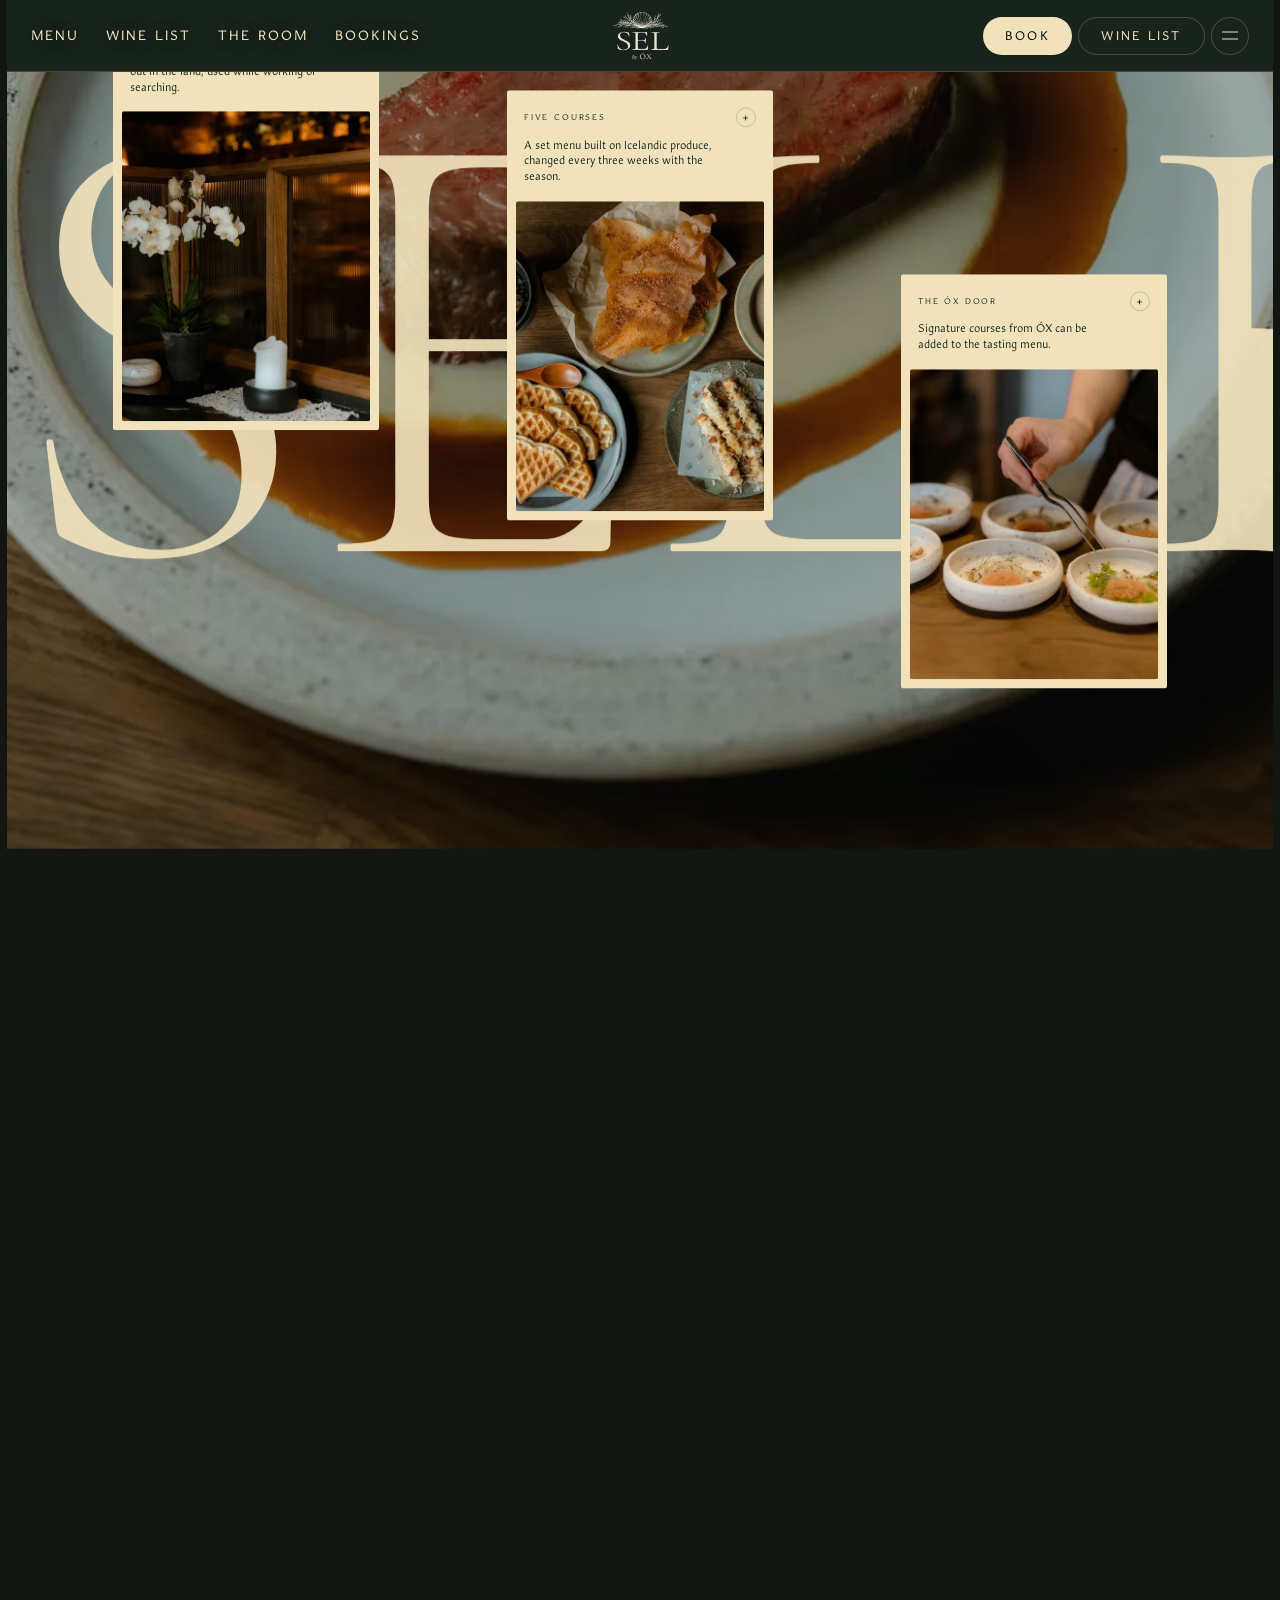
<file: index.html>
<!doctype html>
<html lang="en">
<head>
<meta charset="utf-8">
<meta name="viewport" content="width=device-width, initial-scale=1, viewport-fit=cover">
<title>SEL by ÓX · Laugavegur 55, Reykjavík</title>
<meta name="description" content="SEL by ÓX: a five-course seasonal tasting menu from the team behind Michelin-starred ÓX. Laugavegur 55, Reykjavík. Wednesday to Saturday from 17:30.">
<meta name="robots" content="noindex, nofollow">
<meta name="theme-color" content="#17231B">
<meta name="color-scheme" content="dark">
<link rel="icon" href="favicon-32.png" type="image/png" sizes="32x32">
<link rel="icon" href="assets/sel-mark-light.svg" type="image/svg+xml">
<link rel="apple-touch-icon" href="apple-touch-icon.png">
<link rel="preload" href="assets/fonts/cormorant-garamond-light.woff2" as="font" type="font/woff2" crossorigin>
<link rel="preload" href="assets/fonts/amarna-regular.woff2" as="font" type="font/woff2" crossorigin>
<link rel="preload" as="image" href="assets/img/cr-9-1920.webp">
<script>
/* focus-guard (from _tools/focus-guard): a tapped menu opens with nothing ringed */
(function(){var h=document.documentElement;function p(){h.setAttribute('data-input','pointer')}function k(e){if(e.key==='Tab'||e.key==='Enter'||e.key===' '||e.key.indexOf('Arrow')===0||e.key==='Escape')h.setAttribute('data-input','keyboard')}addEventListener('pointerdown',p,true);addEventListener('mousedown',p,true);addEventListener('touchstart',p,{capture:true,passive:true});addEventListener('keydown',k,true);if(!matchMedia('(prefers-reduced-motion: reduce)').matches)h.classList.add('motion')})();
</script>
<link rel="stylesheet" href="assets/focus-guard.css">
<link rel="stylesheet" href="assets/sel.css?v=59987d64">
<script type="application/ld+json">
{"@context":"https://schema.org","@type":"Restaurant","name":"SEL by ÓX","url":"https://selrestaurant.is/","image":"https://selrestaurant.is/wp-content/uploads/2026/06/Chris-Ray-Photos-9.avif","telephone":"+3547790333","email":"sel@ox.restaurant","servesCuisine":["Icelandic","Modern European"],"address":{"@type":"PostalAddress","streetAddress":"Laugavegur 55","postalCode":"101","addressLocality":"Reykjavík","addressCountry":"IS"},"openingHoursSpecification":[{"@type":"OpeningHoursSpecification","dayOfWeek":["Wednesday","Thursday","Friday","Saturday"],"opens":"17:30","closes":"22:00"}],"acceptsReservations":"https://www.dineout.is/is/selbyox?isolation=true"}
</script>
</head>
<body>
<a class="skip" href="#main">Skip to content</a>
<div class="loader" aria-hidden="true">
  <img class="loader__logo" src="assets/sel-mark-light.svg" width="559" height="471" alt="">
  <span class="loader__bar"><i></i></span>
</div>

<header class="hd" id="header">
  <nav class="hd__left" aria-label="Quick links">
    <a href="#menu">Menu</a>
    <a href="assets/Sel-Wine-Menu-oct-2026.pdf" target="_blank" rel="noopener">Wine list</a>
    <a href="#room">The room</a>
    <a href="#book">Bookings</a>
  </nav>
  <a class="hd__logo" href="#top" aria-label="SEL by ÓX, back to top"><img src="assets/sel-mark-light.svg" alt="" width="559" height="471"></a>
  <div class="hd__right">
    <a class="pill pill--fill" href="#book">Book</a>
    <a class="pill pill--line hd__wine" href="assets/Sel-Wine-Menu-oct-2026.pdf" target="_blank" rel="noopener">Wine list</a>
    <button class="round" id="menu-btn" type="button" aria-expanded="false" aria-controls="nav" aria-label="Open menu"><span></span><span></span></button>
  </div>
</header>

<div class="nav" id="nav" tabindex="-1" role="dialog" aria-modal="true" aria-label="Menu" inert>
  <div class="nav__inner">
    <ol class="nav__list">
      <li><a href="#presentation"><i>I</i>Presentation</a></li>
      <li><a href="#kitchen"><i>II</i>Our kitchen</a></li>
      <li><a href="#room"><i>III</i>The room</a></li>
      <li><a href="#chef"><i>IV</i>Artistic director</a></li>
      <li><a href="#menu"><i>V</i>Tasting menu</a></li>
      <li><a href="#book"><i>VI</i>Bookings</a></li>
    </ol>
    <div class="nav__side">
      <img src="assets/img/cr-29-960.webp" width="960" height="640" alt="" loading="lazy">
      <p>Laugavegur 55, 101 Reykjavík<br>Wednesday to Saturday, 17:30 to 22:00</p>
      <a class="nav__phone" href="tel:+3547790333">+354 779 0333</a>
    </div>
  </div>
</div>

<div id="smooth-wrapper"><div id="smooth-content">
<main id="main">

<!-- 0 · intro -->
<section class="banner" id="top">
  <div class="banner__slider" data-fade-slider data-ms="1650" data-delay="5000">
    <div class="banner__slide is-on"><div class="banner__bg" data-parallax-top data-translate-y="20rem"><img src="assets/img/cr-9-1920.webp" width="1920" height="1280" alt="The counter at SEL in the evening, the kitchen pass behind it" fetchpriority="high"></div></div>
    <div class="banner__slide"><div class="banner__bg" data-parallax-top data-translate-y="20rem"><img src="assets/img/cr-29-1920.webp" width="1920" height="1280" alt="The dining room with forest tapestry walls and candlelit tables"></div></div>
    <div class="banner__slide"><div class="banner__bg" data-parallax-top data-translate-y="20rem"><img src="assets/img/cr-14-1920.webp" width="1920" height="1280" alt="The bar counter facing the open kitchen"></div></div>
  </div>
  <div class="banner__card" data-fade-slider data-ms="1650" data-delay="5000" aria-hidden="true">
    <div class="banner__slide is-on"><img src="assets/img/cr-32-960.webp" width="960" height="640" alt=""></div>
    <div class="banner__slide"><img src="assets/img/cr-23-960.webp" width="960" height="640" alt=""></div>
    <div class="banner__slide"><img src="assets/img/cr-3-960.webp" width="960" height="640" alt=""></div>
  </div>
  <h1 class="banner__title display fs-188" data-parallax-top data-translate-y="-15rem"><span class="letters">Five seasonal</span> <span class="letters">courses</span></h1>
</section>

<!-- I · presentation -->
<section class="pres" id="presentation">
  <p class="label" data-aos><i>I</i>Presentation</p>
  <p class="pres__text" data-aos="fadeIn">SEL by ÓX is a modern restaurant built on seasonal ingredients, simplicity and quality craftsmanship. Operated by the team behind the Michelin-starred restaurant ÓX, it offers a five-course tasting menu that changes every three weeks, in harmony with the seasons and the finest Icelandic produce. The cooking rests on Icelandic ingredients, French culinary technique and subtle Asian influences, served in a warm and relaxed room.</p>
</section>

<!-- horizontal-scroll · evenings -->
<section class="hscroll" id="evenings">
  <div class="hscroll__bg" data-parallax data-translate-y="-30rem" data-scale="1.1"><img src="assets/img/cr-24-1920.webp" width="1920" height="1280" alt="" loading="lazy"></div>
  <h2 class="hscroll__title display fs-116 split" data-aos>Evenings on Laugavegur</h2>
  <div class="marquee-trigger" aria-hidden="true"><div class="marquee" data-marquee-speed="1"><span class="marquee-item display fs-866">Sel by ÓX&nbsp;</span></div></div>
  <div class="hscroll__pin">
    <ul class="cards">
      <li class="card" data-parallax data-translate-y="-20rem">
        <div class="card__top"><p>The name</p><span class="card__icon" aria-hidden="true">+</span></div>
        <p class="card__text">Sel is an old word for a hut: a shelter out in the land, used while working or searching.</p>
        <img src="assets/img/cr-11-960.webp" width="960" height="640" alt="An orchid and a candle by the fluted glass screen" loading="lazy">
      </li>
      <li class="card card--mid" data-parallax data-translate-y="-40rem">
        <div class="card__top"><p>Five courses</p><span class="card__icon" aria-hidden="true">+</span></div>
        <p class="card__text">A set menu built on Icelandic produce, changed every three weeks with the season.</p>
        <img src="assets/img/cr-22-960.webp" width="960" height="640" alt="Snacks on the counter: potato cracker, trout mousse with waffles, chicken wing" loading="lazy">
      </li>
      <li class="card card--low" data-parallax data-translate-y="-60rem">
        <div class="card__top"><p>The ÓX door</p><span class="card__icon" aria-hidden="true">+</span></div>
        <p class="card__text">Signature courses from ÓX can be added to the tasting menu.</p>
        <img src="assets/img/cr-40-960.webp" width="960" height="640" alt="A cook placing herbs on a row of bowls" loading="lazy">
      </li>
    </ul>
  </div>
</section>

<!-- II · kitchen -->
<section class="kitchen" id="kitchen">
  <div class="vmarquee vmarquee--left" aria-hidden="true">
    <div class="vmarquee__track">
      <div class="tile tile--img"><img src="assets/img/cr-7-960.webp" alt="" loading="lazy"></div><div class="tile"><span>Cod</span></div>
      <div class="tile tile--img"><img src="assets/img/cr-34-960.webp" alt="" loading="lazy"></div><div class="tile"><span>Dulse</span></div>
      <div class="tile tile--img"><img src="assets/img/cr-3-960.webp" alt="" loading="lazy"></div><div class="tile"><span>Rutabaga</span></div>
      <div class="tile tile--img"><img src="assets/img/cr-7-960.webp" alt="" loading="lazy"></div><div class="tile"><span>Cod</span></div>
      <div class="tile tile--img"><img src="assets/img/cr-34-960.webp" alt="" loading="lazy"></div><div class="tile"><span>Dulse</span></div>
      <div class="tile tile--img"><img src="assets/img/cr-3-960.webp" alt="" loading="lazy"></div><div class="tile"><span>Rutabaga</span></div>
    </div>
  </div>
  <div class="kitchen__center">
    <p class="label" data-aos><i>II</i>Our kitchen</p>
    <h2 class="display fs-116 split" data-aos>Icelandic produce, French technique.</h2>
    <div class="kitchen__img" data-parallax data-translate-y="15rem"><img src="assets/img/cr-23-1920.webp" width="1920" height="1280" alt="A plated course in a stoneware bowl with a foamed sauce" loading="lazy"></div>
    <p class="kitchen__text" data-aos="fadeIn">The cooking is based on Icelandic ingredients, French culinary techniques and subtle Asian influences. Lamb, cod and skyr meet kombu, miso and dashi, on plates made for SEL by a ceramicist.</p>
    <div class="pills" data-aos="fadeIn">
      <a class="pill pill--fill" href="assets/Sel-Wine-Menu-oct-2026.pdf" target="_blank" rel="noopener">Wine list</a>
      <a class="pill pill--fill" href="#menu">Tasting menu</a>
    </div>
  </div>
  <div class="vmarquee vmarquee--right" aria-hidden="true">
    <div class="vmarquee__track">
      <div class="tile"><span>Lamb</span></div><div class="tile tile--img"><img src="assets/img/cr-24-960.webp" alt="" loading="lazy"></div>
      <div class="tile"><span>Skyr</span></div><div class="tile tile--img"><img src="assets/img/cr-32-960.webp" alt="" loading="lazy"></div>
      <div class="tile"><span>Rhubarb</span></div><div class="tile tile--img"><img src="assets/img/cr-22-960.webp" alt="" loading="lazy"></div>
      <div class="tile"><span>Lamb</span></div><div class="tile tile--img"><img src="assets/img/cr-24-960.webp" alt="" loading="lazy"></div>
      <div class="tile"><span>Skyr</span></div><div class="tile tile--img"><img src="assets/img/cr-32-960.webp" alt="" loading="lazy"></div>
      <div class="tile"><span>Rhubarb</span></div><div class="tile tile--img"><img src="assets/img/cr-22-960.webp" alt="" loading="lazy"></div>
    </div>
  </div>
</section>

<!-- III · the room -->
<section class="room" id="room">
  <div class="room__head">
    <div class="room__small" data-parallax data-translate-y="-10rem"><img src="assets/img/cr-38-1-960.webp" width="960" height="640" alt="The back bar under hanging plants" loading="lazy"></div>
    <div>
      <p class="label" data-aos><i>III</i>The room</p>
      <h2 class="display fs-74 split" data-aos>A warm room under antique lights from Holland.</h2>
    </div>
  </div>
  <div class="room__pair">
    <div class="room__a" data-parallax data-translate-y="-15rem"><img src="assets/img/cr-33-960.webp" width="960" height="640" alt="Glass-fronted oak wine cabinets beside the tables" loading="lazy"></div>
    <div class="room__b" data-parallax data-translate-y="8rem"><img src="assets/img/cr-29-1920.webp" width="1920" height="1280" alt="The dining room with tapestry walls, candles and the long counter" loading="lazy"></div>
  </div>
  <div class="room__foot">
    <a class="pill pill--dark" href="#book">Book a table</a>
    <p data-aos="fadeIn">On Laugavegur 55: a long oak counter facing the kitchen, tables under the tapestry walls and a wall of glass-fronted wine cabinets. The relaxed little sister of ÓX, open Wednesday to Saturday.</p>
  </div>
</section>

<!-- IV · artistic director -->
<section class="chef" id="chef">
  <div class="chef__photo"><div data-parallax data-translate-y="-15rem" data-scale="1.1"><img src="assets/img/cr-38-1920.webp" width="1920" height="1280" alt="Two cooks plating at the counter in the evening" loading="lazy"></div></div>
  <div class="chef__panel">
    <p class="label" data-aos><i>IV</i>Artistic director</p>
    <h2 class="display fs-116 split" data-aos>Þráinn Freyr Vigfússon</h2>
    <div class="chef__card">
      <span class="card__icon" aria-hidden="true">+</span>
      <p>The Michelin-starred chef behind ÓX and Sumac. He calls himself the artistic director of SEL and credits its head chefs, cooks and waiters with the evenings.</p>
      <img src="assets/img/cr-40-960.webp" width="960" height="640" alt="" loading="lazy">
    </div>
  </div>
</section>

<!-- V · tasting menu -->
<section class="menu" id="menu">
  <div class="menu__head">
    <p class="label" data-aos><i>V</i>Tasting menu</p>
    <h2 class="display fs-116 split" data-aos>Five courses, changed every three weeks.</h2>
  </div>
  <div class="container-parent">
    <div class="container-sticky">
      <div class="gallery-wrapper">
        <div class="gallery-item g1"><img src="assets/img/cr-22-1920.webp" alt="" loading="lazy"></div>
        <div class="gallery-item g2"><img src="assets/img/cr-32-1920.webp" alt="" loading="lazy"></div>
        <div class="gallery-item g3"><img src="assets/img/cr-7-1920.webp" alt="" loading="lazy"></div>
        <div class="gallery-item g4"><img src="assets/img/cr-24-1920.webp" alt="" loading="lazy"></div>
        <div class="gallery-item g5"><img src="assets/img/cr-23-1920.webp" alt="" loading="lazy"></div>
      </div>
      <div class="container-carta">
        <div class="inner-content">
          <img class="carta__mark" src="assets/sel-mark-light.svg" alt="" width="559" height="471">
          <p class="carta__k">Snacks <b>2.500 kr. each</b></p>
          <p class="carta__snacks">Potato cracker, dashi, rapeseed<br>Trout mousse, kombu, waffles<br>Chicken wing, miso, rhubarb</p>
          <ol class="carta__list">
            <li class="ox"><i>ÓX</i>Rossini caviar, scallop, dulse <b>4.500</b></li>
            <li><i>1</i>Egg, mushroom, parmesan</li>
            <li class="ox"><i>ÓX</i>Rutabaga, skyr, sourdough <b>3.500</b></li>
            <li><i>2</i>Cod, orange, ginger</li>
            <li><i>3</i>Bread, butter, pine</li>
            <li><i>4</i>Lamb, celeriac, grapes</li>
            <li><i>5</i>Chocolate, tonka bean, chantilly</li>
          </ol>
          <p class="carta__price">Five courses <b>15.900 kr.</b></p>
          <p class="carta__note">Sample menu. ÓX courses are optional ÓX signatures. We cannot accommodate vegan or lactose-free diets.</p>
          <div class="pills">
            <a class="pill pill--fill" href="assets/Sel-Wine-Menu-oct-2026.pdf" target="_blank" rel="noopener">Wine list</a>
            <a class="pill pill--fill" href="#book">Book a table</a>
          </div>
        </div>
      </div>
    </div>
  </div>
</section>

<!-- VI · bookings -->
<section class="book" id="book">
  <p class="label" data-aos><i>VI</i>Bookings</p>
  <h2 class="display fs-116 split" data-aos>Book your table at SEL</h2>
  <div class="book__grid">
    <form class="bookw" action="https://www.dineout.is/is/selbyox" method="get" target="_blank" rel="noopener" novalidate>
      <img class="bookw__mark" src="assets/sel-mark-light.svg" width="559" height="471" alt="">
      <p class="bookw__k">Reserve a table</p>
      <label class="bookw__row"><span>Guests</span>
        <select name="g">
          <option value="1">1 guest</option><option value="2" selected>2 guests</option><option value="3">3 guests</option><option value="4">4 guests</option><option value="5">5 guests</option><option value="6">6 guests</option><option value="7">7 guests</option><option value="8">8 guests</option>
        </select></label>
      <label class="bookw__row"><span>Date</span><input type="date" name="date" required></label>
      <label class="bookw__row"><span>Time</span>
        <select name="time">
          <option>17:30</option><option>18:00</option><option>18:30</option><option selected>19:00</option><option>19:30</option><option>20:00</option><option>20:30</option><option>21:00</option>
        </select></label>
      <p class="bookw__note" aria-live="polite">Open Wednesday to Saturday, 17:30 to 22:00.</p>
      <input type="hidden" name="type" value="bookings"><input type="hidden" name="isolation" value="true">
      <button class="pill pill--fill bookw__go" type="submit">Find a table</button>
      <p class="bookw__by">Continues on Dineout</p>
    </form>
    <div class="book__side">
      <div class="book__img" data-parallax data-translate-y="-15rem"><img src="assets/img/cr-45-960.webp" width="960" height="640" alt="A hand drawing a bottle from the wine cabinet" loading="lazy"></div>
      <dl class="book__rows">
        <div><dt>Phone</dt><dd><a href="tel:+3547790333">+354 779 0333</a></dd></div>
        <div><dt>Email</dt><dd><a href="mailto:sel@ox.restaurant">sel@ox.restaurant</a></dd></div>
        <div><dt>Address</dt><dd><a href="https://maps.google.com/?q=Laugavegur+55,+101+Reykjav%C3%ADk" target="_blank" rel="noopener">Laugavegur 55, 101 Reykjavík</a></dd></div>
        <div><dt>Open</dt><dd>Wed to Sat, 17:30 to 22:00</dd></div>
      </dl>
    </div>
  </div>
</section>

<!-- galeria -->
<section class="galeria">
  <p class="label label--center" data-aos>SEL by ÓX</p>
  <h2 class="display fs-74 split" data-aos>An evening at SEL: Icelandic produce, French technique and a list of grower Champagne.</h2>
  <div class="galeria__slider" data-fade-slider data-ms="1200" data-cross>
    <div class="galeria__slide is-on"><img src="assets/img/cr-29-1920.webp" alt="The dining room" loading="lazy"></div>
    <div class="galeria__slide"><img src="assets/img/cr-33-1920.webp" alt="The wine cabinets" loading="lazy"></div>
    <div class="galeria__slide"><img src="assets/img/cr-14-1920.webp" alt="The bar counter" loading="lazy"></div>
    <div class="galeria__slide"><img src="assets/img/cr-6-1920.webp" alt="Bottles in the cabinet" loading="lazy"></div>
    <div class="galeria__slide"><img src="assets/img/cr-34-1920.webp" alt="Courses on the table" loading="lazy"></div>
  </div>
  <div class="galeria__nav">
    <button class="round round--line" type="button" data-prev aria-label="Previous photo">‹</button>
    <img src="assets/sel-mark-light.svg" alt="" width="559" height="471">
    <button class="round round--line" type="button" data-next aria-label="Next photo">›</button>
  </div>
</section>

</main>

<footer class="ft" id="footer">
  <div class="ft__imgwrap"><img class="footer-img" src="assets/img/cr-38-1-1920.webp" width="1920" height="1280" alt="" loading="lazy"></div>
  <div class="ft__top">
    <div><p class="ft__k">Open</p><p>Wednesday to Saturday<br>17:30 to 22:00</p></div>
    <nav class="ft__nav" aria-label="Footer">
      <a href="#book">Book a table</a><a href="#menu">Tasting menu</a><a href="assets/Sel-Wine-Menu-oct-2026.pdf" target="_blank" rel="noopener">Wine list</a><a href="https://www.instagram.com/ox.reykjavik/" target="_blank" rel="noopener">Instagram</a>
    </nav>
    <div class="ft__contact"><p class="ft__k">Find us</p><p><a href="https://maps.google.com/?q=Laugavegur+55,+101+Reykjav%C3%ADk" target="_blank" rel="noopener">Laugavegur 55, 101 Reykjavík</a><br><a href="tel:+3547790333">+354 779 0333</a><br><a href="mailto:sel@ox.restaurant">sel@ox.restaurant</a></p></div>
  </div>
  <div class="ft__sign"><img class="ft__logo" src="assets/sel-mark-light.svg" alt="SEL by ÓX" width="559" height="471" loading="lazy"></div>
  <div class="ft__rights"><p>© 2026 SEL by ÓX</p><p>Photographs: Chris Ray</p><p><a href="https://sndrstudio.is" target="_blank" rel="noopener">Prototype by SNDR</a></p></div>
</footer>
</div></div>

<script src="assets/vendor/gsap.min.js" defer></script>
<script src="assets/vendor/ScrollTrigger.min.js" defer></script>
<script src="assets/vendor/ScrollSmoother.min.js" defer></script>
<script src="assets/sel.js?v=d0c1f6a3" defer></script>
</body>
</html>
</file>
<file: assets/focus-guard.css>
/* focus-guard.css: pairs with focus-guard.js. No ring after a tap or a click; every ring for the keyboard.
   Text fields keep theirs (the user is typing there whatever opened it). */
html[data-input="pointer"] :focus-visible:not(input):not(textarea):not(select):not([contenteditable="true"]) { outline: none; }
/* a focus target that is only a container (a menu panel, a dialog, a drawer): never ring it */
[tabindex="-1"]:focus { outline: none; }
</file>
<file: assets/sel.css>
/* SEL by ÓX v2: Tastavents structure and mechanics (DESIGN.md), Pinterest moodboard skin. */
@font-face{font-family:"Cormorant";src:url(fonts/cormorant-garamond-light.woff2) format("woff2");font-weight:300;font-display:swap}
@font-face{font-family:"Amarna";src:url(fonts/amarna-regular.woff2) format("woff2");font-weight:400;font-display:swap}
@font-face{font-family:"Amarna";src:url(fonts/amarna-medium.woff2) format("woff2");font-weight:500;font-display:swap}

:root{
  --ink:#111612; --bar:#17231b; --bottle:#1f3326; --olive:#4b4a2a;
  --candle:#f1e2bc; --paper:#eee5d1; --amber:#c8803a;
  --line-d:rgba(241,226,188,.22); --line-l:rgba(31,51,38,.2);
  --pad:1rem; --hh:10.8rem;
  --io:cubic-bezier(.645,.045,.355,1); --io2:cubic-bezier(.785,.135,.15,.86);
  color-scheme:dark;
}
/* Tastavents rem system: 1rem = 10px on a 1920 artboard */
html{font-size:.5208333vw}
@media (max-width:1025px){html{font-size:1.302086vw}}
@media (max-width:767.98px){html{font-size:2.564105vw}}

*,*::before,*::after{box-sizing:border-box}
html{-webkit-text-size-adjust:100%}
section[id],main[id]{scroll-margin-top:var(--hh)}
body{margin:0;background:var(--ink);color:var(--paper);font:400 1.9rem/1.45 "Amarna",Optima,sans-serif;-webkit-font-smoothing:antialiased}
img{display:block;max-width:100%;height:auto}
a{color:inherit;text-decoration:none}
h1,h2,p,ol,ul,dl,dd{margin:0}
ol,ul{padding:0;list-style:none}
button{font:inherit;color:inherit}
.skip{position:fixed;left:1.2rem;top:-8rem;z-index:200;background:var(--candle);color:var(--ink);padding:1rem 1.4rem}
.skip:focus{top:1.2rem}
:focus-visible{outline:1px solid var(--amber);outline-offset:.4rem}

/* type: ivypresto-display 100 → Cormorant Garamond Light; sizes ×1.1 to match Ivy cap height */
.display{font-family:"Cormorant",serif;font-weight:300;text-transform:uppercase;letter-spacing:0;line-height:1em}
.fs-188{font-size:20.6rem}
.fs-116{font-size:12.8rem;line-height:1.05em}
.fs-74{font-size:8.1rem;line-height:1.2em}
.fs-866{font-size:95rem;line-height:.8em}
.label{display:flex;gap:4.2rem;font-size:1.2rem;letter-spacing:.24em;text-transform:uppercase}
.label i{font-style:normal;min-width:2rem}
.label--center{justify-content:center}

/* pills (Tastavents header and section buttons) */
.pill{display:inline-flex;align-items:center;height:4.6rem;padding:0 3.2rem;border-radius:3rem;font:500 1.25rem/1 "Amarna",sans-serif;letter-spacing:.22em;text-transform:uppercase;white-space:nowrap;transition:background-color .3s var(--io2),color .3s var(--io2),border-color .3s var(--io2)}
.pill--fill{background:var(--candle);color:var(--ink)}
.pill--line{border:1px solid var(--line-d);color:var(--candle)}
.pill--dark{background:var(--bottle);color:var(--candle)}
@media (hover:hover){.pill--fill:hover{background:var(--amber);color:var(--ink)}.pill--line:hover{border-color:var(--candle)}.pill--dark:hover{background:var(--olive)}}
.pills{display:flex;gap:1.2rem;flex-wrap:wrap;justify-content:center}
.round{position:relative;width:max(4.6rem,40px);height:max(4.6rem,40px);border-radius:50%;border:1px solid var(--line-d);background:none;display:inline-grid;place-items:center;cursor:pointer;font-size:2.4rem;line-height:1;transition:border-color .4s var(--io),background-color .4s var(--io)}
/* burger: both lines share one centre, so the X closes exactly on it and reverses the same path */
.round span{position:absolute;left:50%;top:50%;width:16px;height:1px;margin:-.5px 0 0 -8px;background:var(--candle);transition:transform .55s var(--io)}
.round span:first-child{transform:translateY(-3.5px)}
.round span:last-child{transform:translateY(3.5px)}
.menu-open .round span:first-child{transform:translateY(0) rotate(45deg)}
.menu-open .round span:last-child{transform:translateY(0) rotate(-45deg)}
.menu-open .round{border-color:var(--candle)}
@media (hover:hover){.round:hover{border-color:var(--candle)}}

/* header: dark bar inset by --pad, 10.8rem */
.hd{--lm:1;position:fixed;top:0;left:0;right:0;z-index:110;height:var(--hh);padding:0 calc(var(--pad) + 3.6rem);display:grid;grid-template-columns:1fr auto 1fr;align-items:center}
.hd::after{content:"";position:absolute;inset:0 var(--pad);background:var(--bar);border-bottom:1px solid var(--line-d);z-index:-1;opacity:var(--hb,1)}
.menu-open .hd::after{opacity:1}
.hd::after{transition:opacity .5s var(--io)}
.hd__left{display:flex;gap:max(4rem,26px);font:500 max(1.9rem,13.5px)/1 "Amarna",sans-serif;letter-spacing:.16em;text-transform:uppercase;color:var(--candle);text-shadow:0 1px 14px rgba(17,22,18,.55)}
.hd__left a{padding:.8rem 0}
.hd__left a{background:linear-gradient(currentColor,currentColor) 100% 100%/0 1px no-repeat;transition:background-size 1s cubic-bezier(.19,1,.155,1.01)}
@media (hover:hover){.hd__left a:hover{background-position:0 100%;background-size:100% 1px}}
/* --ls = scroll-scrubbed size, --lm = menu factor (1 closed, 0 open): opening the menu eases the logo down to the bar size */
/* the mark is drawn at its largest size (1.75 x --lh) and only ever scaled DOWN: a will-change layer scaled up is a blurred bitmap.
   Negative margins keep the layout box at --lh tall, so the header grid is unchanged. 1.1876 = the mark's aspect ratio */
.hd__logo{--lh:7.2rem;display:block;margin:0 calc(var(--lh) * -.4454) calc(var(--lh) * -.75);transform-origin:50% 0;transform:translateY(calc((var(--ls,1) - 1) * var(--lm,1) * 1.6rem)) scale(calc((1 + (var(--ls,1) - 1) * var(--lm,1)) / 1.75));will-change:transform}
.hd__logo img{display:block;height:calc(var(--lh) * 1.75);width:auto}
/* top of page: no bar, no border, larger logo (scroll scrubs it back, see sel.js) */
.motion .hd{--hb:0;--ls:1.75}
.hd__right{display:flex;gap:1rem;justify-content:flex-end;align-items:center}

/* full menu */
/* menu: the panel wipes down from the header, links rise in one after another; closing runs it back faster */
.nav{position:fixed;inset:0;z-index:105;background:var(--bar);padding:calc(var(--hh) + 6rem) 8rem 6rem;overflow-y:auto;overscroll-behavior-y:contain;visibility:hidden;clip-path:inset(0 0 100% 0);transition:clip-path .55s var(--io),visibility 0s .55s}
.nav.is-open{visibility:visible;clip-path:inset(0 0 0 0);transition:clip-path .8s var(--io)}
.nav__list li,.nav__side{opacity:0;transform:translateY(3rem);transition:opacity .3s var(--io),transform .4s var(--io)}
.nav.is-open .nav__list li,.nav.is-open .nav__side{opacity:1;transform:none;transition:opacity .6s var(--io),transform .8s var(--io);transition-delay:calc(.22s + var(--i,0) * 55ms)}
.nav__list li:nth-child(2){--i:1}.nav__list li:nth-child(3){--i:2}.nav__list li:nth-child(4){--i:3}.nav__list li:nth-child(5){--i:4}.nav__list li:nth-child(6){--i:5}.nav__side{--i:4}
.nav__inner{display:grid;grid-template-columns:1fr 46rem;gap:8rem;height:100%}
.nav__list a{display:flex;align-items:baseline;gap:3rem;font:300 9.6rem/1.1 "Cormorant",serif;text-transform:uppercase;color:var(--candle);transition:color .3s}
.nav__list i{font:400 1.3rem/1 "Amarna",sans-serif;letter-spacing:.2em;font-style:normal;width:3rem}
@media (hover:hover){.nav__list a:hover{color:var(--amber)}}
.nav__side{display:grid;align-content:end;gap:2.4rem;color:var(--candle)}
.nav__side img{aspect-ratio:4/5;object-fit:cover;border-radius:.4rem}
.nav__phone{font:300 5.4rem/1 "Cormorant",serif}
html.menu-open{overflow:hidden}

/* 0 · banner */
.banner{position:relative;padding-top:var(--pad);overflow:hidden}
.banner__slider{position:relative;height:121.5rem;margin:0 var(--pad);overflow:hidden;border-radius:.4rem}
.banner__slide{position:absolute;inset:0;opacity:0;visibility:hidden}
.banner__slide.is-on{opacity:1;visibility:visible;z-index:1}
.banner__bg{position:absolute;inset:-12rem 0 0;transform:translate3d(0,var(--translateY,0),0) scale(var(--scale,1))}
.banner__bg img{width:100%;height:100%;object-fit:cover}
.banner__slider::after{content:"";position:absolute;inset:0;background:var(--ink);opacity:.34;z-index:2}
.banner__card{position:absolute;z-index:3;top:20rem;left:50%;width:22rem;height:31rem;margin-left:-11rem;overflow:hidden;border-radius:.4rem}
.banner__card .banner__slide img{width:100%;height:100%;object-fit:cover}
.banner__title{position:absolute;z-index:4;left:0;right:0;bottom:16rem;text-align:center;color:var(--candle);transform:translate3d(0,var(--translateY,0),0)}
.banner__title .letters{display:block}
.char{display:inline-block}
.cword{display:inline-block;white-space:nowrap}

/* I · presentation */
.pres{background:var(--paper);color:var(--bottle);margin:0 var(--pad);padding:10rem 0 12rem;display:grid;grid-template-columns:repeat(12,1fr);border-radius:0 0 .4rem .4rem}
.pres .label{grid-column:2/5;padding-top:.6rem}
.pres__text{grid-column:7/11;font-size:2.2rem;line-height:1.4}

/* horizontal-scroll · evenings */
.hscroll{position:relative;margin:0 var(--pad);padding:12rem 0 26rem;overflow:hidden}
.hscroll__bg{position:absolute;inset:-15rem 0 0;z-index:0;transform:translate3d(0,var(--translateY,0),0) scale(var(--scale,1))}
.hscroll__bg img{width:100%;height:100%;object-fit:cover}
.hscroll__bg::after{content:"";position:absolute;inset:0;background:var(--ink);opacity:.25}
.hscroll__title{position:relative;z-index:3;text-align:center;color:var(--candle);margin-bottom:6rem}
.marquee-trigger{position:absolute;z-index:2;left:0;right:0;top:30rem;pointer-events:auto;overflow:hidden}
.marquee{display:flex;white-space:nowrap;will-change:transform}
.marquee-item{color:var(--candle);opacity:.92;padding-right:6rem}
.hscroll__pin{position:relative;z-index:4}
.cards{display:flex;justify-content:space-between;align-items:flex-start;padding:0 16rem}
.card{width:39.8rem;padding:2.5rem 1.3rem 1.3rem;background:var(--candle);color:var(--bottle);border-radius:.4rem;transform:translate3d(0,var(--translateY,0),0)}
.card--mid{margin-top:19rem}.card--low{margin-top:38rem}
.card__top{display:flex;justify-content:space-between;align-items:center;font-size:1.25rem;letter-spacing:.22em;text-transform:uppercase;padding:0 1.2rem}
.card__icon{width:3rem;height:3rem;border-radius:50%;border:1px solid var(--line-l);display:grid;place-content:center;font-size:1.8rem;line-height:1}
.card__text{font-size:1.7rem;line-height:1.4;padding:1.6rem 1.2rem 2.4rem;max-width:32rem}
.card img{aspect-ratio:4/5;object-fit:cover;width:100%;border-radius:.3rem}

/* II · kitchen */
.kitchen{position:relative;margin:0 var(--pad);background:var(--ink);display:grid;grid-template-columns:27rem 1fr 27rem;height:100rem;overflow:hidden}
.vmarquee{overflow:hidden;height:100%}
.vmarquee__track{display:flex;flex-direction:column;animation:sel-vmq 60s linear infinite}
.vmarquee--right .vmarquee__track{animation-direction:reverse}
@keyframes sel-vmq{from{transform:translate3d(0,0,0)}to{transform:translate3d(0,-50%,0)}}
.tile{height:22rem;display:grid;place-content:center;font-size:1.1rem;letter-spacing:.24em;text-transform:uppercase;color:var(--candle);border-bottom:1px solid var(--line-d)}
.tile--img{padding:0}
.tile--img img{width:27rem;height:22rem;object-fit:cover}
.kitchen__center{display:flex;flex-direction:column;align-items:center;text-align:center;padding:12rem 8rem 10rem}
.kitchen__center .label{color:var(--candle)}
.kitchen__center h2{color:var(--candle);margin:5rem 0 0;position:relative;z-index:2}
.kitchen__img{width:56rem;height:30rem;margin:-4rem auto 5rem;overflow:hidden;border-radius:.4rem;transform:translate3d(0,var(--translateY,0),0)}
.kitchen__img img{width:100%;height:100%;object-fit:cover}
.kitchen__text{max-width:58rem;font-size:1.9rem;color:var(--paper);margin-bottom:4rem}

/* III · room */
.room{margin:0 var(--pad);background:var(--paper);color:var(--bottle);padding:14rem 0 12rem;overflow:hidden}
.room__head{display:grid;grid-template-columns:16rem 1fr;gap:3rem;padding-left:40rem;padding-right:20rem;align-items:start}
.room__small{transform:translate3d(0,var(--translateY,0),0)}
.room__small img{aspect-ratio:4/5;object-fit:cover;border-radius:.3rem}
.room__head .label{margin-bottom:3rem}
.room__pair{display:grid;grid-template-columns:38fr 4fr 58fr;margin-top:6rem;align-items:start}
.room__a{grid-column:1;margin-top:20rem;transform:translate3d(0,var(--translateY,0),0)}
.room__b{grid-column:3;transform:translate3d(0,var(--translateY,0),0)}
.room__a img{aspect-ratio:4/3;object-fit:cover;width:100%}
.room__b img{aspect-ratio:3/2;object-fit:cover;width:100%}
.room__foot{display:grid;grid-template-columns:1fr 1fr;align-items:start;justify-items:start;padding:8rem 6rem 0}
.room__foot p{max-width:62rem;font-size:2rem;line-height:1.45}

/* IV · chef */
.chef{margin:0 var(--pad);display:grid;grid-template-columns:1fr 1fr;height:110rem;overflow:hidden}
.chef__photo{position:relative;overflow:hidden}
.chef__photo>div{position:absolute;inset:-12rem 0;transform:translate3d(0,var(--translateY,0),0) scale(var(--scale,1))}
.chef__photo img{width:100%;height:100%;object-fit:cover}
.chef__panel{position:relative;background:var(--olive);color:var(--candle);padding:14rem 8rem 8rem;display:flex;flex-direction:column;align-items:center;text-align:center}
.chef__panel h2{margin-top:5rem;font-size:9.6rem;line-height:1.08em}
.chef__card{margin-top:auto;align-self:stretch;display:grid;grid-template-columns:22rem 1fr;gap:2.8rem;align-items:center;background:var(--paper);color:var(--bottle);padding:2rem;border-radius:.4rem;text-align:left}
.chef__card p{font-size:1.7rem;line-height:1.5;margin:0}
.chef__card .card__icon{display:none}
.chef__card img{grid-column:1;grid-row:1;aspect-ratio:4/5;object-fit:cover;width:100%;border-radius:.3rem}
.chef__card p{grid-column:2;grid-row:1}

/* V · menu */
.menu{margin:0 var(--pad);background:var(--paper);color:var(--bottle)}
.menu__head{padding:16rem 20rem 10rem;text-align:center;display:grid;gap:5rem;justify-items:center}
.container-parent{position:relative;height:340vh}
.container-sticky{position:relative;height:100vh;overflow:hidden;padding:calc(var(--hh) + 2rem) 3rem 3rem}
.gallery-wrapper{position:relative;height:100%}
.gallery-item{position:absolute;top:0;left:0;width:61.7rem;height:100%;border-radius:.4rem;overflow:hidden;box-shadow:-2rem 0 4rem rgba(17,22,18,.25);will-change:transform}
.gallery-item img{width:100%;height:100%;object-fit:cover}
.g1{z-index:5}.g2{z-index:4}.g3{z-index:3}.g4{z-index:2}.g5{z-index:1}
.g2{transform:translateX(14%)}.g3{transform:translateX(27%)}.g4{transform:translateX(40%)}.g5{transform:translateX(53%)}
.container-carta{position:absolute;z-index:10;top:calc(var(--hh) + 2rem);right:3rem;bottom:3rem;width:62rem;background:var(--ink);color:var(--paper);border-radius:.4rem;display:grid;place-items:center;padding:min(5rem,4vh) 7rem;will-change:transform}
.inner-content{width:100%;display:grid;gap:1.6rem;text-align:center;justify-items:center;transform-origin:50% 0}
.carta__mark{width:9rem;margin-bottom:1.6rem}
.carta__k,.carta__price{font-size:1.25rem;letter-spacing:.22em;text-transform:uppercase;color:var(--candle)}
.carta__k b,.carta__price b{font-weight:400;color:var(--amber);margin-left:1rem}
.carta__snacks{font-size:1.7rem;color:var(--paper);line-height:1.6}
.carta__list{width:100%;border-top:1px solid var(--line-d);margin:1rem 0}
.carta__list li{display:grid;grid-template-columns:5rem 1fr auto;align-items:baseline;text-align:left;padding:1.3rem 0;border-bottom:1px solid var(--line-d);font:300 3.2rem/1.15 "Cormorant",serif;text-transform:uppercase;color:var(--candle)}
.carta__list i{font:400 1.2rem/1 "Amarna",sans-serif;font-style:normal;letter-spacing:.2em;color:var(--paper)}
.carta__list .ox i{color:var(--amber)}
.carta__list b{font:400 1.4rem/1 "Amarna",sans-serif;color:var(--amber)}
.carta__note{font-size:1.4rem;color:rgba(238,229,209,.78);max-width:44rem;margin-bottom:1rem}

/* VI · book */
.book{margin:0 var(--pad);background:var(--paper);color:var(--bottle);padding:14rem 6rem 16.5rem;display:grid;justify-items:center;gap:5rem;text-align:center}
.book__grid{width:100%;display:grid;grid-template-columns:1fr 1fr;gap:6rem;text-align:left;margin-top:4rem}
.book__side{display:grid;gap:5rem;align-content:start}
.book__img{width:46rem;transform:translate3d(0,var(--translateY,0),0)}
.book__img img{aspect-ratio:4/3;object-fit:cover;border-radius:.4rem}
.book__rows>div{display:flex;justify-content:space-between;gap:2rem;padding:2rem 0;border-bottom:1px solid var(--line-l)}
.book__rows dt{font-size:1.2rem;letter-spacing:.24em;text-transform:uppercase;padding-top:.4rem}
.book__rows dd{font-size:2rem}

/* galeria */
.galeria{margin:0 var(--pad);background:var(--ink);padding:16rem 0 12rem;text-align:center;display:grid;gap:5rem;justify-items:center}
.galeria .label{color:var(--candle)}
.galeria h2{color:var(--candle);max-width:130rem}
.galeria__slider{position:relative;width:96rem;height:62rem;margin-top:4rem;border-radius:.4rem;overflow:hidden}
.galeria__slide{position:absolute;inset:0;opacity:0;visibility:hidden}
.galeria__slide.is-on{opacity:1;visibility:visible;z-index:1}
.galeria__slide img{width:100%;height:100%;object-fit:cover}
.galeria__nav{display:flex;align-items:center;gap:3rem;color:var(--candle)}
.galeria__nav img{width:6rem}

/* footer */
.ft{margin:0 var(--pad) var(--pad);background:var(--bar);color:var(--candle);overflow:hidden}
.ft__imgwrap{height:70rem;overflow:hidden}
.footer-img{width:100%;height:100%;object-fit:cover;transform-origin:50% 0}
.ft__rights{display:flex;justify-content:space-between;padding:2.4rem 8rem 3rem;border-top:1px solid var(--line-d);font-size:1.2rem;letter-spacing:.2em;text-transform:uppercase}

/* split words (Splitting + slide-up2, 48ms stagger) */
.split .word{display:inline-block;overflow:hidden;padding:.6ch 0;margin:-.7ch 0;vertical-align:top}
.split .word>span{display:inline-block}
.motion .split .word>span{transform:translateY(110%) rotate(1deg);opacity:0}
.motion .split.aos-animate .word>span{animation:sel-slideup2 1.4s var(--io) both;animation-delay:calc(var(--word-index) * 48ms)}
@keyframes sel-slideup2{0%{opacity:0;transform:translateY(110%) rotate(1deg)}to{opacity:1;transform:translateY(0) rotate(0)}}
.motion [data-aos="fadeIn"]{opacity:0}
.motion [data-aos="fadeIn"].aos-animate{animation:sel-fadein .8s ease-in-out both}
.motion .label[data-aos]{opacity:0}
.motion .label[data-aos].aos-animate{animation:sel-fadeinup .8s ease-in-out both}
@keyframes sel-fadein{from{opacity:0}to{opacity:1}}
@keyframes sel-fadeinup{from{opacity:0;transform:translate3d(0,3rem,0)}to{opacity:1;transform:none}}
/* hero letters */
.motion .banner__title .char{opacity:0;transform:translateY(40%)}
.motion .banner__title.is-in .char{animation:sel-slideup2 1.4s var(--io) both;animation-delay:calc(var(--char-index) * 40ms + .3s)}
.motion .banner__card{clip-path:inset(100% 0 0 0)}
.motion .banner__card.is-in{clip-path:inset(0);transition:clip-path 1.4s var(--io) .2s}

/* tablet (<=1025): Tastavents switches to its tablet rem and stacks */
@media (max-width:1025px){
  :root{--pad:.5rem;--hh:8rem}
  .hd__left{display:none}
  .hd{grid-template-columns:auto 1fr;padding:0 2.6rem}
  .hd__logo{--lh:5.6rem}
  .banner__slider{height:calc(100svh - var(--pad))}
  .banner__card{top:auto;bottom:34rem;width:18rem;height:25rem;margin-left:-9rem}
  .banner__title{bottom:10rem}
  .fs-188{font-size:11rem}.fs-116{font-size:7.2rem}.fs-74{font-size:5.3rem}.fs-866{font-size:31rem}
  .pres{grid-template-columns:1fr;padding:8rem 4rem;gap:4rem}
  .pres .label,.pres__text{grid-column:auto}
  .cards{padding:0 4rem;gap:3rem}
  .card{width:auto;flex:1}.card--mid,.card--low{margin-top:8rem}
  .kitchen{grid-template-columns:16rem 1fr 16rem;height:auto}
  .tile--img img{width:16rem}
  .room__head{padding:0 4rem;grid-template-columns:12rem 1fr}
  .chef{grid-template-columns:1fr;height:auto}
  .chef__photo{height:60rem}
  .chef__card{margin-top:6rem}
  .chef__panel h2{font-size:7.2rem}
  .menu__head{padding:10rem 4rem 6rem}
  .container-parent{height:auto}
  .container-sticky{height:auto;padding:0 2rem 4rem}
  .gallery-wrapper{display:flex;gap:1rem;overflow-x:auto;scroll-snap-type:x mandatory;height:46rem}
  .gallery-item{position:relative;flex:0 0 70%;transform:none!important;scroll-snap-align:start;box-shadow:none}
  .container-carta{position:relative;inset:auto;width:auto;margin-top:2rem;padding:6rem 4rem}
  .book{padding:10rem 3rem}
  .book__grid{grid-template-columns:1fr}
  .book__img{width:100%}
  .galeria__slider{width:calc(100% - 4rem);height:auto;aspect-ratio:3/2}
  .ft__rights{flex-direction:column;gap:1rem;text-align:center;padding:2.4rem 4rem 3rem}
}
/* phone + tablet (<=1025): one stacked layout, Tastavents mobile patterns */
@media (max-width:1025px){
  .fs-188{font-size:5.6rem}.fs-116{font-size:4.2rem}.fs-74{font-size:3.3rem}.fs-866{font-size:24.4rem}
  .banner__card{width:18rem;height:26rem;bottom:auto;top:calc(var(--hh) + 6rem);margin-left:-9rem}
  .banner__title{bottom:6rem}
  .label{gap:2.4rem;font-size:1.05rem}
  body{font-size:1.5rem}
  .pres{padding:6rem 2rem}
  .pres__text{font-size:1.6rem}
  .hscroll{padding:8rem 0 6rem}
  .marquee-trigger{top:22rem}
  .hscroll__pin{overflow:hidden}
  .cards{padding:0 2rem;gap:1.6rem;width:max-content}
  .card{flex:0 0 26rem;width:26rem}.card--mid,.card--low{margin-top:0}
  .card__text{font-size:1.4rem}
  .kitchen{grid-template-columns:1fr;height:auto}
  .vmarquee{height:auto}
  .vmarquee--left{order:2}.vmarquee--right{display:none}
  .vmarquee__track{flex-direction:row;width:max-content;animation-name:sel-hmq}
  @keyframes sel-hmq{from{transform:translate3d(0,0,0)}to{transform:translate3d(-50%,0,0)}}
  .tile{height:12rem;min-width:14rem;border-bottom:0;border-right:1px solid var(--line-d)}
  .tile--img img{width:14rem;height:12rem}
  .kitchen__center{padding:8rem 2rem 6rem}
  .kitchen__img{width:100%;height:auto;aspect-ratio:3/2;margin:3rem 0}
  .kitchen__text{font-size:1.5rem}
  .room{padding:8rem 0 8rem}
  .room__head{grid-template-columns:1fr;padding:0 2rem}
  .room__small{width:14rem}
  .room__pair{grid-template-columns:1fr;gap:1rem;padding:0 2rem}
  .room__a,.room__b{grid-column:auto;margin-top:0}
  .room__foot{grid-template-columns:1fr;gap:3rem;padding:5rem 2rem 0}
  .room__foot p{font-size:1.5rem}
  .chef__panel{padding:8rem 2rem}
  .chef__card{grid-template-columns:12rem 1fr;gap:1.6rem}
  .chef__card p{font-size:1.4rem}
  .chef__panel h2{font-size:4.6rem}
  .nav{padding:calc(var(--hh) + 3rem) 2rem 3rem}
  .nav__inner{grid-template-columns:1fr;gap:4rem;height:auto;min-height:100%}
  .nav__list a{font-size:4.2rem;gap:2rem}
  .nav__side img{display:none}
  .nav__phone{font-size:3.2rem}
  .gallery-wrapper{height:36rem}
  .gallery-item{flex-basis:82%}
  .carta__list li{font-size:2.2rem;grid-template-columns:4rem 1fr auto}
  .book{padding:8rem 2rem}
  .book__rows dd{font-size:1.5rem}
  .galeria{padding:10rem 0 8rem}
  .galeria h2{padding:0 2rem}
  .ft__imgwrap{height:36rem}
}
@media (prefers-reduced-motion:reduce){
  .vmarquee__track{animation:none}
  *,*::before,*::after{transition-duration:.01ms!important}
}

/* header below 1025px: fixed pixel sizes so it never scales with the window. Book | logo | menu */
@media (max-width:1025px){
  :root{--hh:64px}
  .hd{height:64px;padding:0 14px;grid-template-columns:1fr auto 1fr;gap:8px}
  .hd::after{inset:0 4px}
  .hd__left,.hd__wine{display:none}
  .hd__right{display:contents}
  .hd__right .pill--fill{order:1;justify-self:start}
  .hd__logo{order:2;display:block}
  .hd__logo{--lh:42px}
  .hd__right .round{order:3;justify-self:end}
  .hd .pill{height:36px;padding:0 16px;font-size:11px;letter-spacing:.2em}
  .hd .round{width:40px;height:40px}
  .banner__slider{height:calc(100svh - 4px);min-height:calc(var(--hh) + 54rem)}
}
/* Keep the approved control artwork; enlarge small touch areas around it. */
@media (pointer:coarse){
  .pill,.round,.hd__logo{position:relative}
  .pill::before,.round::before,.hd__logo::before{content:"";position:absolute;inset:50% auto auto 50%;width:100%;height:100%;min-width:44px;min-height:44px;transform:translate(-50%,-50%)}
  /* The logo's smallest transform is 1 / 1.75: 77px retains a 44px hit area. */
  .hd__logo::before{min-width:77px;min-height:77px}
  .bookw select,.bookw input:not([type="hidden"]){min-height:44px;min-width:44px}
  .skip,.nav__list a,.nav__phone,.ft__nav a,.ft__contact a,.ft__rights a,.book__rows a{min-height:44px;display:inline-flex;align-items:center}
  .nav__list a{display:flex}
}

/* booking card: picks guests, date and time, then opens Dineout pre-filled (g, dt) */
.bookw{background:var(--ink);color:var(--paper);border-radius:.4rem;padding:6rem 7rem 5rem;display:grid;gap:0;align-content:start;text-align:center;justify-items:stretch}
.bookw__mark{width:10rem;justify-self:center;margin-bottom:2.4rem}
.bookw__k{font:300 4.4rem/1 "Cormorant",serif;text-transform:uppercase;color:var(--candle);margin-bottom:4rem}
.bookw__row{display:flex;justify-content:space-between;align-items:center;gap:2rem;padding:2.2rem 0;border-bottom:1px solid var(--line-d);text-align:left}
.bookw__row:first-of-type{border-top:1px solid var(--line-d)}
.bookw__row span{font-size:1.2rem;letter-spacing:.24em;text-transform:uppercase;color:var(--candle)}
.bookw select,.bookw input{appearance:none;-webkit-appearance:none;background:none;border:0;color:var(--paper);font:300 2.8rem/1.2 "Cormorant",serif;text-align:right;color-scheme:dark;cursor:pointer;min-width:0}
.bookw select{padding-right:2.6rem;background:linear-gradient(45deg,transparent 50%,var(--candle) 50%) right 1.2rem center/.7rem .7rem no-repeat,linear-gradient(-45deg,transparent 50%,var(--candle) 50%) right .7rem center/.7rem .7rem no-repeat}
.bookw option{color:#111;background:#fff}
.bookw input::-webkit-calendar-picker-indicator{filter:invert(.9) sepia(.3);opacity:.8;cursor:pointer}
.bookw__note{font-size:1.5rem;color:rgba(238,229,209,.78);margin:2.6rem 0}
.bookw__note.is-warn{color:var(--amber)}
.bookw__go{justify-self:center;height:5.4rem;padding:0 4.4rem;border:0;cursor:pointer}
.bookw__by{margin-top:1.6rem;font-size:1.1rem;letter-spacing:.24em;text-transform:uppercase;color:rgba(238,229,209,.6)}

/* footer signature: three quiet columns, then the mark set large on the centre axis */
.ft__top{display:grid;grid-template-columns:1fr auto 1fr;gap:6rem;align-items:start;padding:10rem 8rem 0;font-size:1.7rem;line-height:1.6}
.ft__k{font-size:1.2rem;letter-spacing:.24em;text-transform:uppercase;color:rgba(241,226,188,.6);margin-bottom:1.4rem}
.ft__nav{display:flex;flex-direction:column;align-items:center;gap:.6rem;font:300 3.2rem/1.25 "Cormorant",serif;text-transform:uppercase}
.ft__nav a,.ft__contact a{background:linear-gradient(currentColor,currentColor) 100% 100%/0 1px no-repeat;transition:background-size 1s cubic-bezier(.19,1,.155,1.01)}
@media (hover:hover){.ft__nav a:hover,.ft__contact a:hover{background-position:0 100%;background-size:100% 1px}}
.ft__contact{text-align:right}
.ft__sign{display:flex;justify-content:center;padding:12rem 8rem 9rem}
.ft__logo{width:min(64rem,70%)}
@media (max-width:1025px){
  .ft__top{grid-template-columns:1fr;text-align:center;justify-items:center;gap:5rem;padding:8rem 2rem 0}
  .ft__contact{text-align:center}
  .ft__nav{font-size:3rem}
  .ft__sign{padding:9rem 2rem 7rem}
  .ft__logo{width:70%}
  .bookw{padding:5rem 2.4rem 4rem}
  .bookw select,.bookw input{font-size:2.4rem}
}

/* loader: flat mark on the centre axis, a hairline that fills with real loading, then one wipe up */
.loader{display:none}
.motion .loader{display:grid;position:fixed;inset:0;z-index:300;background:var(--bar);place-content:center;justify-items:center;gap:4rem;clip-path:inset(0 0 0 0)}
.loader__logo{width:max(16rem,120px);height:auto;opacity:0;animation:sel-loader-in .9s var(--io) .15s forwards}
.loader__bar{display:block;width:max(14rem,104px);height:1px;background:var(--line-d);overflow:hidden}
.loader__bar i{display:block;height:100%;background:var(--candle);transform-origin:0 50%;transform:scaleX(var(--p,0));transition:transform .5s var(--io)}
.loader.is-out{clip-path:inset(0 0 100% 0);transition:clip-path 1s var(--io) .1s}
.loader.is-out .loader__logo,.loader.is-out .loader__bar{opacity:0;transform:translateY(-2rem);transition:opacity .45s var(--io),transform .6s var(--io)}
@keyframes sel-loader-in{from{opacity:0;transform:translateY(1.2rem)}to{opacity:1;transform:none}}
html.is-loading{overflow:hidden}

/* header buttons match the nav text: same type size, same height for pills and the round menu button */
.hd .pill{height:max(5rem,38px);padding:0 max(3rem,22px);font-size:max(1.7rem,12.5px);letter-spacing:.18em}
.hd .round{width:max(5rem,38px);height:max(5rem,38px)}
@media (max-width:1025px){
  .hd .pill{height:40px;padding:0 18px;font-size:12px;letter-spacing:.18em}
  .hd .round{width:40px;height:40px}
}
/* room closing line: sits on the right image's column, larger text, the button under it at full size */
.room__foot{grid-template-columns:38fr 4fr 58fr;padding:16rem 0 0;gap:0}
.room__foot p{grid-column:3;grid-row:1;font:300 3.4rem/1.35 "Cormorant",serif;max-width:78rem;color:var(--bottle)}
.room__foot .pill{grid-column:3;grid-row:2;margin-top:4rem;height:max(5.4rem,42px);padding:0 max(3.6rem,26px);font-size:max(1.5rem,12px)}
@media (max-width:1025px){
  .room__foot{grid-template-columns:1fr;padding:5rem 2rem 0}
  .room__foot p,.room__foot .pill{grid-column:1}
  .room__foot p{font-size:2.6rem}
}
</file>
